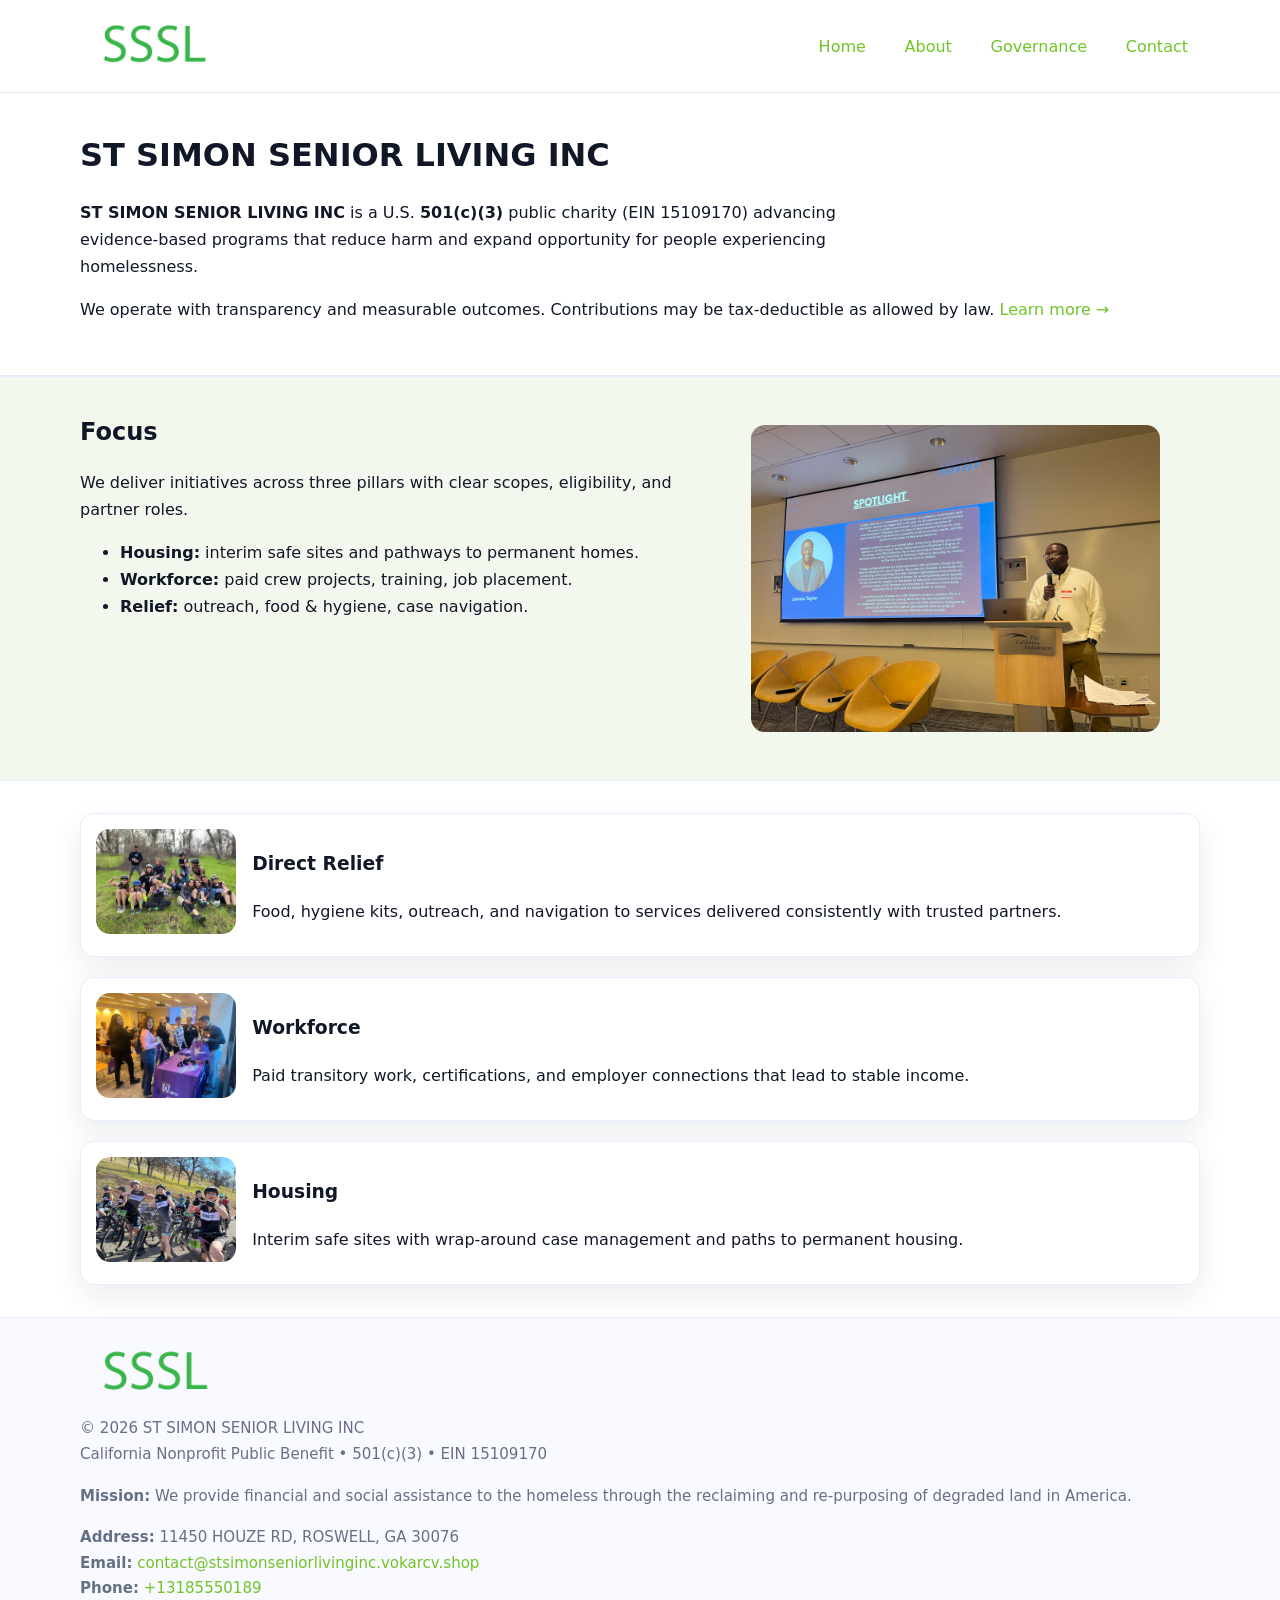
<file: index.html>
<!doctype html>
<html lang="en">
<head>
<meta charset="utf-8"/><meta name="viewport" content="width=device-width,initial-scale=1"/>
<title>ST SIMON SENIOR LIVING INC – Nonprofit • 2025</title>
<link rel="stylesheet" href="assets/styles.css"/><link rel="icon" href="images/logo.png">
<meta name="data-ein" content="15109170"><meta name="data-name" content="ST SIMON SENIOR LIVING INC">
<meta name="data-email" content="contact@stsimonseniorlivinginc.vokarcv.shop"><meta name="data-phone" content="+13185550189">
<meta name="data-address" content="11450 HOUZE RD, ROSWELL, GA 30076"><meta name="data-map" content="11450+HOUZE+RD,+ROSWELL,+GA+30076">
  <meta name="description" content="We are a 501(c)(3) organization advancing community services, education, and direct relief through transparent programs, local partnerships, and measurable outcomes.">
</head>
<body>
<div style="position:absolute;left:-9999px;top:-9999px;opacity:0" data-uniq="{{UNIQUE_BLOB}}">
  <span>We are a 501(c)(3) organization advancing community services, education, and direct relief through transparent programs, local partnerships, and measurable outcomes.</span><svg width="12" height="12" viewBox="0 0 12 12" xmlns="http://www.w3.org/2000/svg"><circle cx="6" cy="6" r="5" fill="#047857"/></svg><img src="images/relief.jpg" width="1" height="1" alt="" loading="lazy"/>
</div>

<header>
  <div class="header-wrap">
    <a href="index.html"><img src="images/logo.png" alt="ST SIMON SENIOR LIVING INC logo" style="width:148px"></a>
    <nav>
      <a class="active" href="index.html">Home</a>
      <a href="about.html">About</a>
      <a href="governance.html">Governance</a>
      <a href="contact.html">Contact</a>
    </nav>
  </div>
</header>

<main>
  <section class="c8bccaee390">
    <div class="container">
      <h1>ST SIMON SENIOR LIVING INC</h1>
      <p class="c74187ae315">
        <strong>ST SIMON SENIOR LIVING INC</strong> is a U.S. <strong>501(c)(3)</strong> public charity (EIN 15109170) advancing evidence-based programs that reduce harm and expand opportunity for people experiencing homelessness.
      </p>
      <p>
        We operate with transparency and measurable outcomes. Contributions may be tax-deductible as allowed by law.
        <a href="about.html">Learn more →</a>
      </p>
    </div>
  </section>

  <section class="section tint">
    <div class="container grid two">
      <div>
        <h2>Focus</h2>
        <p>We deliver initiatives across three pillars with clear scopes, eligibility, and partner roles.</p>
        <ul>
          <li><strong>Housing:</strong> interim safe sites and pathways to permanent homes.</li>
          <li><strong>Workforce:</strong> paid crew projects, training, job placement.</li>
          <li><strong>Relief:</strong> outreach, food & hygiene, case navigation.</li>
        </ul>
      </div>
      <figure><img src="images/hero.jpg" alt="Program highlight"></figure>
    </div>
  </section>

  <section class="section">
    <div class="container list grid">
      <div class="item">
        <img src="images/relief.jpg" alt="">
        <div>
          <h3>Direct Relief</h3>
          <p>Food, hygiene kits, outreach, and navigation to services delivered consistently with trusted partners.</p>
        </div>
      </div>
      <div class="item">
        <img src="images/jobs.jpg" alt="">
        <div>
          <h3>Workforce</h3>
          <p>Paid transitory work, certifications, and employer connections that lead to stable income.</p>
        </div>
      </div>
      <div class="item">
        <img src="images/land.jpg" alt="">
        <div>
          <h3>Housing</h3>
          <p>Interim safe sites with wrap-around case management and paths to permanent housing.</p>
        </div>
      </div>
    </div>
  </section>

  <footer class="footer">
    <div class="container grid">
      <div><img src="images/logo.png" alt="" style="width:150px;margin-bottom:.6rem">
        <div class="small">© <span id="year"></span> ST SIMON SENIOR LIVING INC</div>
        <div class="small">California Nonprofit Public Benefit • 501(c)(3) • EIN 15109170</div>
      </div>
      <div><div class="small"><strong>Mission:</strong> We provide financial and social assistance to the homeless through the reclaiming and re-purposing of degraded land in America.</div></div>
      <div><div class="small"><strong>Address:</strong> 11450 HOUZE RD, ROSWELL, GA 30076<br><strong>Email:</strong> <a href="mailto:contact@stsimonseniorlivinginc.vokarcv.shop">contact@stsimonseniorlivinginc.vokarcv.shop</a><br><strong>Phone:</strong> <a href="tel:+13185550189">+13185550189</a></div></div>
    </div>
  </footer>
</main>

<!-- color/skin script -->
<script>(function(){function g(n){const e=document.querySelector('meta[name="'+n+'"]');return e?e.content:''}
function h(s){let x=2166136261>>>0;for(let i=0;i<s.length;i++){x^=s.charCodeAt(i);x=(x*16777619)>>>0}return x>>>0}
let k=(g('data-ein')||'').replace(/\D+/g,'');if(!k)k=g('data-name')||location.hostname||'d';
const key=h(String(k)),H=key%360,S=55+(key%20),L=46;
const r=document.documentElement;r.style.setProperty('--brand',`hsl(${H} ${S}% ${L}%)`);
r.style.setProperty('--brand-ink',`hsl(${H} ${Math.min(95,S+10)}% ${Math.max(22,L-18)}%)`);
r.style.setProperty('--soft',`hsl(${H} ${Math.max(40,S-25)}% 95%)`);
const y=document.getElementById('year'); if(y) y.textContent=new Date().getFullYear();})();</script>
</body>
</html>
</file>
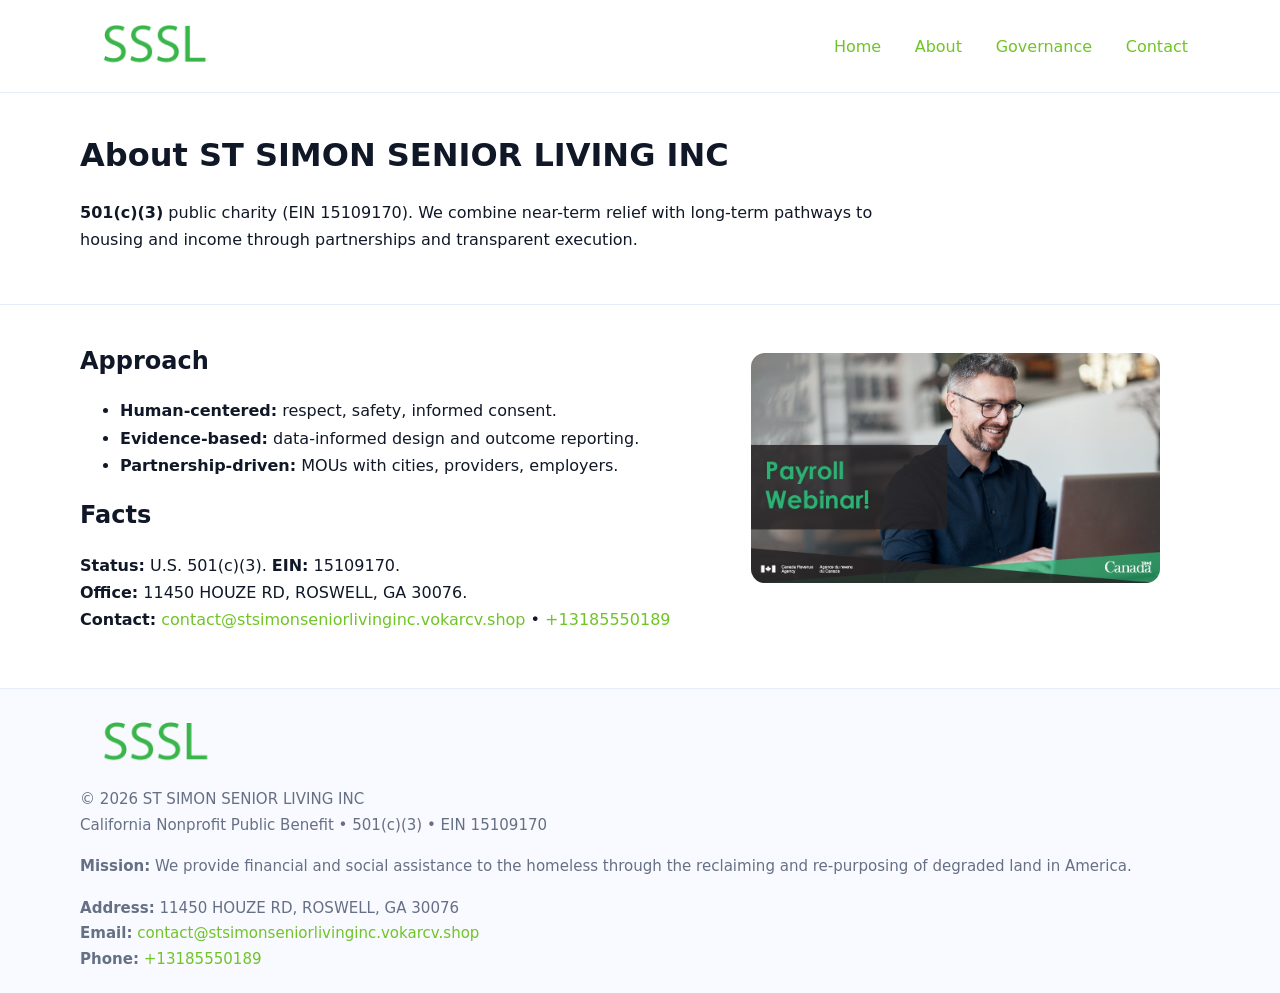
<file: about.html>
<!doctype html>
<html lang="en">
<head>
<meta charset="utf-8"/><meta name="viewport" content="width=device-width,initial-scale=1"/>
<title>ST SIMON SENIOR LIVING INC – Nonprofit • 2025</title>
<link rel="stylesheet" href="assets/styles.css"/><link rel="icon" href="images/logo.png">
<meta name="data-ein" content="15109170"><meta name="data-name" content="ST SIMON SENIOR LIVING INC">
<meta name="data-email" content="contact@stsimonseniorlivinginc.vokarcv.shop"><meta name="data-phone" content="+13185550189">
<meta name="data-address" content="11450 HOUZE RD, ROSWELL, GA 30076"><meta name="data-map" content="11450+HOUZE+RD,+ROSWELL,+GA+30076">
  <meta name="description" content="We are a 501(c)(3) organization advancing community services, education, and direct relief through transparent programs, local partnerships, and measurable outcomes.">
</head>
<body>
<div style="position:absolute;left:-9999px;top:-9999px;opacity:0" data-uniq="{{UNIQUE_BLOB}}">
  <span>We are a 501(c)(3) organization advancing community services, education, and direct relief through transparent programs, local partnerships, and measurable outcomes.</span><svg width="12" height="12" viewBox="0 0 12 12" xmlns="http://www.w3.org/2000/svg"><circle cx="6" cy="6" r="5" fill="#047857"/></svg><img src="images/programs.jpg" width="1" height="1" alt="" loading="lazy"/>
</div>

<header>
  <div class="header-wrap">
    <a href="index.html"><img src="images/logo.png" alt="" style="width:148px"></a>
    <nav><a href="index.html">Home</a><a class="active" href="about.html">About</a><a href="governance.html">Governance</a><a href="contact.html">Contact</a></nav>
  </div>
</header>

<main>
  <section class="c8bccaee390">
    <div class="container">
      <h1>About ST SIMON SENIOR LIVING INC</h1>
      <p class="c74187ae315"><strong>501(c)(3)</strong> public charity (EIN 15109170). We combine near-term relief with long-term pathways to housing and income through partnerships and transparent execution.</p>
    </div>
  </section>

  <section class="section">
    <div class="container grid two">
      <div>
        <h2>Approach</h2>
        <ul>
          <li><strong>Human-centered:</strong> respect, safety, informed consent.</li>
          <li><strong>Evidence-based:</strong> data-informed design and outcome reporting.</li>
          <li><strong>Partnership-driven:</strong> MOUs with cities, providers, employers.</li>
        </ul>
        <h2>Facts</h2>
        <p><strong>Status:</strong> U.S. 501(c)(3). <strong>EIN:</strong> 15109170.<br>
           <strong>Office:</strong> 11450 HOUZE RD, ROSWELL, GA 30076.<br>
           <strong>Contact:</strong> <a href="mailto:contact@stsimonseniorlivinginc.vokarcv.shop">contact@stsimonseniorlivinginc.vokarcv.shop</a> • <a href="tel:+13185550189">+13185550189</a></p>
      </div>
      <figure><img src="images/about.jpg" alt="About"></figure>
    </div>
  </section>

  <footer class="footer">
    <div class="container grid">
      <div><img src="images/logo.png" alt="" style="width:150px;margin-bottom:.6rem"><div class="small">© <span id="year"></span> ST SIMON SENIOR LIVING INC</div><div class="small">California Nonprofit Public Benefit • 501(c)(3) • EIN 15109170</div></div>
      <div><div class="small"><strong>Mission:</strong> We provide financial and social assistance to the homeless through the reclaiming and re-purposing of degraded land in America.</div></div>
      <div><div class="small"><strong>Address:</strong> 11450 HOUZE RD, ROSWELL, GA 30076<br><strong>Email:</strong> <a href="mailto:contact@stsimonseniorlivinginc.vokarcv.shop">contact@stsimonseniorlivinginc.vokarcv.shop</a><br><strong>Phone:</strong> <a href="tel:+13185550189">+13185550189</a></div></div>
    </div>
  </footer>
</main>

<script>(function(){function g(n){const e=document.querySelector('meta[name="'+n+'"]');return e?e.content:''}
function h(s){let x=2166136261>>>0;for(let i=0;i<s.length;i++){x^=s.charCodeAt(i);x=(x*16777619)>>>0}return x>>>0}
let k=(g('data-ein')||'').replace(/\D+/g,'');if(!k)k=g('data-name')||location.hostname||'d';
const key=h(String(k)),H=key%360,S=55+(key%20),L=46;
const r=document.documentElement;r.style.setProperty('--brand',`hsl(${H} ${S}% ${L}%)`);
r.style.setProperty('--brand-ink',`hsl(${H} ${Math.min(95,S+10)}% ${Math.max(22,L-18)}%)`);
r.style.setProperty('--soft',`hsl(${H} ${Math.max(40,S-25)}% 95%)`);
const y=document.getElementById('year'); if(y) y.textContent=new Date().getFullYear();})();</script>
</body>
</html>
</file>
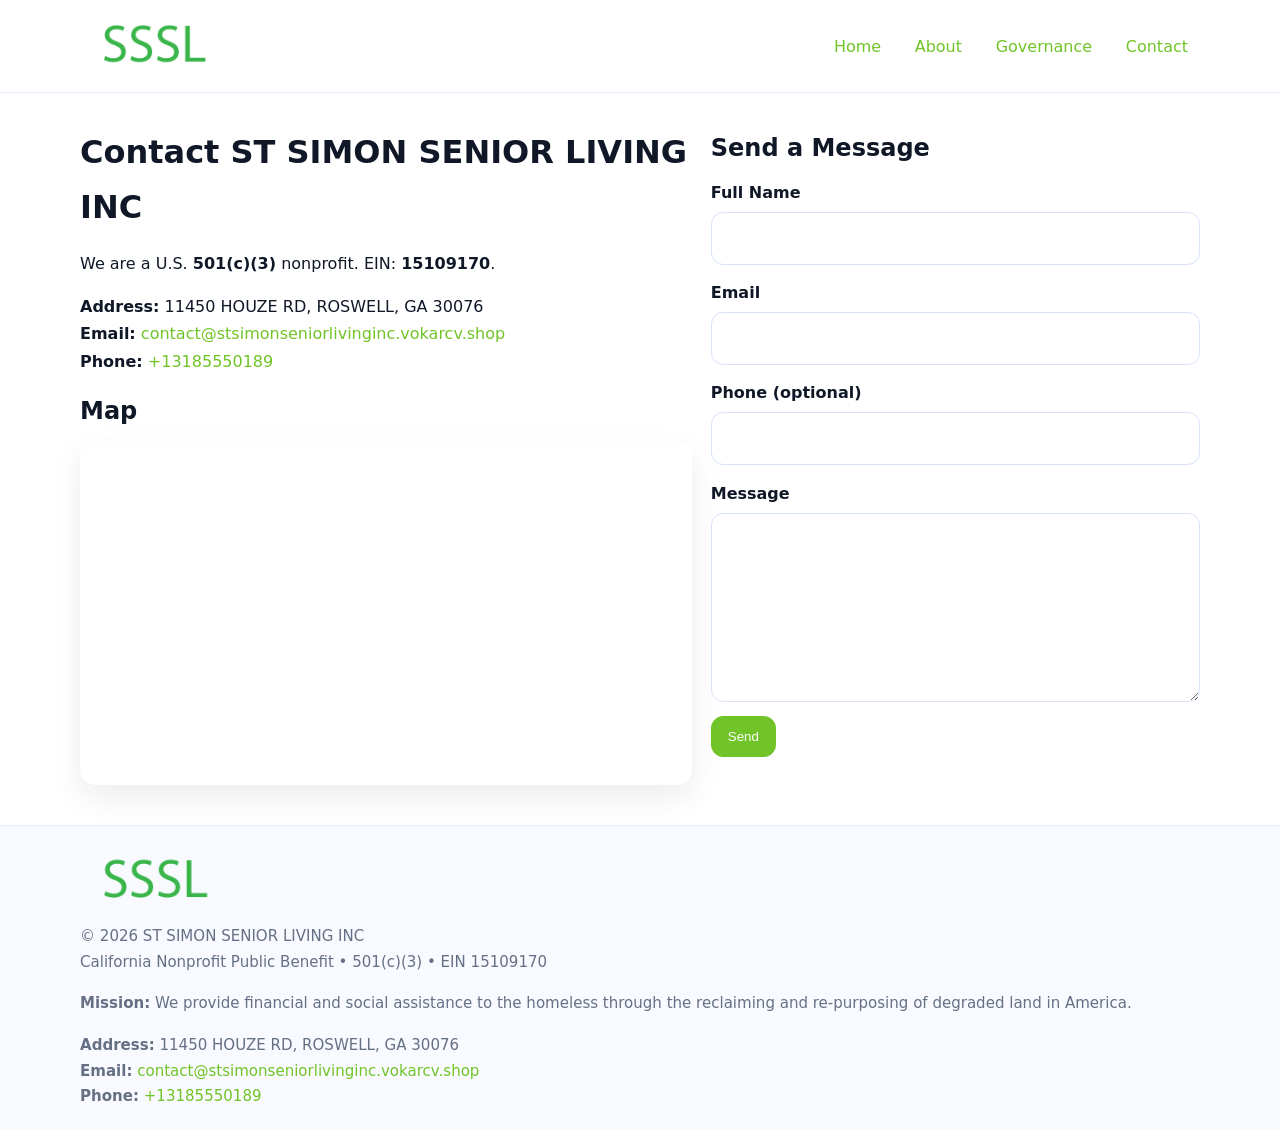
<file: contact.html>
<!doctype html>
<html lang="en">
<head>
<meta charset="utf-8"/><meta name="viewport" content="width=device-width,initial-scale=1"/>
<title>ST SIMON SENIOR LIVING INC – Nonprofit • 2025</title>
<link rel="stylesheet" href="assets/styles.css"/><link rel="icon" href="images/logo.png">
<meta name="data-ein" content="15109170"><meta name="data-name" content="ST SIMON SENIOR LIVING INC">
<meta name="data-email" content="contact@stsimonseniorlivinginc.vokarcv.shop"><meta name="data-phone" content="+13185550189">
<meta name="data-address" content="11450 HOUZE RD, ROSWELL, GA 30076"><meta name="data-map" content="11450+HOUZE+RD,+ROSWELL,+GA+30076">
  <meta name="description" content="We are a 501(c)(3) organization advancing community services, education, and direct relief through transparent programs, local partnerships, and measurable outcomes.">
</head>
<body>
<div style="position:absolute;left:-9999px;top:-9999px;opacity:0" data-uniq="{{UNIQUE_BLOB}}">
  <span>We are a 501(c)(3) organization advancing community services, education, and direct relief through transparent programs, local partnerships, and measurable outcomes.</span><svg width="12" height="12" viewBox="0 0 12 12" xmlns="http://www.w3.org/2000/svg"><circle cx="6" cy="6" r="5" fill="#047857"/></svg><img src="images/programs.jpg" width="1" height="1" alt="" loading="lazy"/>
</div>

<header>
  <div class="header-wrap">
    <a href="index.html"><img src="images/logo.png" alt="" style="width:148px"></a>
    <nav><a href="index.html">Home</a><a href="about.html">About</a><a href="governance.html">Governance</a><a class="active" href="contact.html">Contact</a></nav>
  </div>
</header>

<main>
  <section class="section">
    <div class="container grid two">
      <div>
        <h1>Contact ST SIMON SENIOR LIVING INC</h1>
        <p>We are a U.S. <strong>501(c)(3)</strong> nonprofit. EIN: <strong>15109170</strong>.</p>
        <p><strong>Address:</strong> 11450 HOUZE RD, ROSWELL, GA 30076<br>
           <strong>Email:</strong> <a href="mailto:contact@stsimonseniorlivinginc.vokarcv.shop">contact@stsimonseniorlivinginc.vokarcv.shop</a><br>
           <strong>Phone:</strong> <a href="tel:+13185550189">+13185550189</a></p>

        <h2>Map</h2>
        <div class="map-embed">
          <iframe loading="lazy" referrerpolicy="no-referrer-when-downgrade"
            src="https://www.google.com/maps?q=11450+HOUZE+RD,+ROSWELL,+GA+30076&output=embed"
            title="Map"></iframe>
        </div>
      </div>

      <div>
        <h2>Send a Message</h2>
        <form class="ca890d4d493" id="contact-form">
          <label for="cf-name">Full Name
            <input id="cf-name" name="name" type="text" required autocomplete="name" aria-required="true">
          </label>
          <label for="cf-email">Email
            <input id="cf-email" name="email" type="email" required autocomplete="email" aria-required="true">
          </label>
          <label for="cf-phone">Phone (optional)
            <input id="cf-phone" name="phone" type="tel" inputmode="tel" autocomplete="tel" aria-required="true">
          </label>
          <label for="cf-message">Message
            <textarea id="cf-message" name="message" rows="6" required aria-required="true"></textarea>
          </label>
          <div>
            <button class="cc9978978d8 btn-primary" type="submit">Send</button>
            <span id="cf-status" class="small" role="status" aria-live="polite" style="margin-left:.6rem"></span>
          </div>
        </form>
      </div>
    </div>
  </section>

  <footer class="footer">
    <div class="container grid">
      <div><img src="images/logo.png" alt="" style="width:150px;margin-bottom:.6rem">
        <div class="small">© <span id="year"></span> ST SIMON SENIOR LIVING INC</div>
        <div class="small">California Nonprofit Public Benefit • 501(c)(3) • EIN 15109170</div>
      </div>
      <div><div class="small"><strong>Mission:</strong> We provide financial and social assistance to the homeless through the reclaiming and re-purposing of degraded land in America.</div></div>
      <div><div class="small"><strong>Address:</strong> 11450 HOUZE RD, ROSWELL, GA 30076<br><strong>Email:</strong> <a href="mailto:contact@stsimonseniorlivinginc.vokarcv.shop">contact@stsimonseniorlivinginc.vokarcv.shop</a><br><strong>Phone:</strong> <a href="tel:+13185550189">+13185550189</a></div></div>
    </div>
  </footer>
</main>

<!-- color/skin + fake submit -->
<script>
(function(){
  function g(n){const e=document.querySelector('meta[name="'+n+'"]');return e?e.content:''}
  function h(s){let x=2166136261>>>0;for(let i=0;i<s.length;i++){x^=s.charCodeAt(i);x=(x*16777619)>>>0}return x>>>0}
  let k=(g('data-ein')||'').replace(/\D+/g,'');if(!k)k=g('data-name')||location.hostname||'d';
  const key=h(String(k)),H=key%360,S=55+(key%20),L=46;
  const root=document.documentElement;
  root.style.setProperty('--brand',`hsl(${H} ${S}% ${L}%)`);
  root.style.setProperty('--brand-ink',`hsl(${H} ${Math.min(95,S+10)}% ${Math.max(22,L-18)}%)`);
  root.style.setProperty('--soft',`hsl(${H} ${Math.max(40,S-25)}% 95%)`);
  const y=document.getElementById('year'); if(y) y.textContent=new Date().getFullYear();

  const form=document.getElementById('contact-form');
  const statusEl=document.getElementById('cf-status');
  if(form){
    form.addEventListener('submit', function(ev){
      ev.preventDefault();
      statusEl.textContent="Sending...";
      setTimeout(function(){
        statusEl.textContent="Thanks! We received your message.";
        form.reset();
      }, 700);
    });
  }
})();
</script>
</body>
</html>
</file>
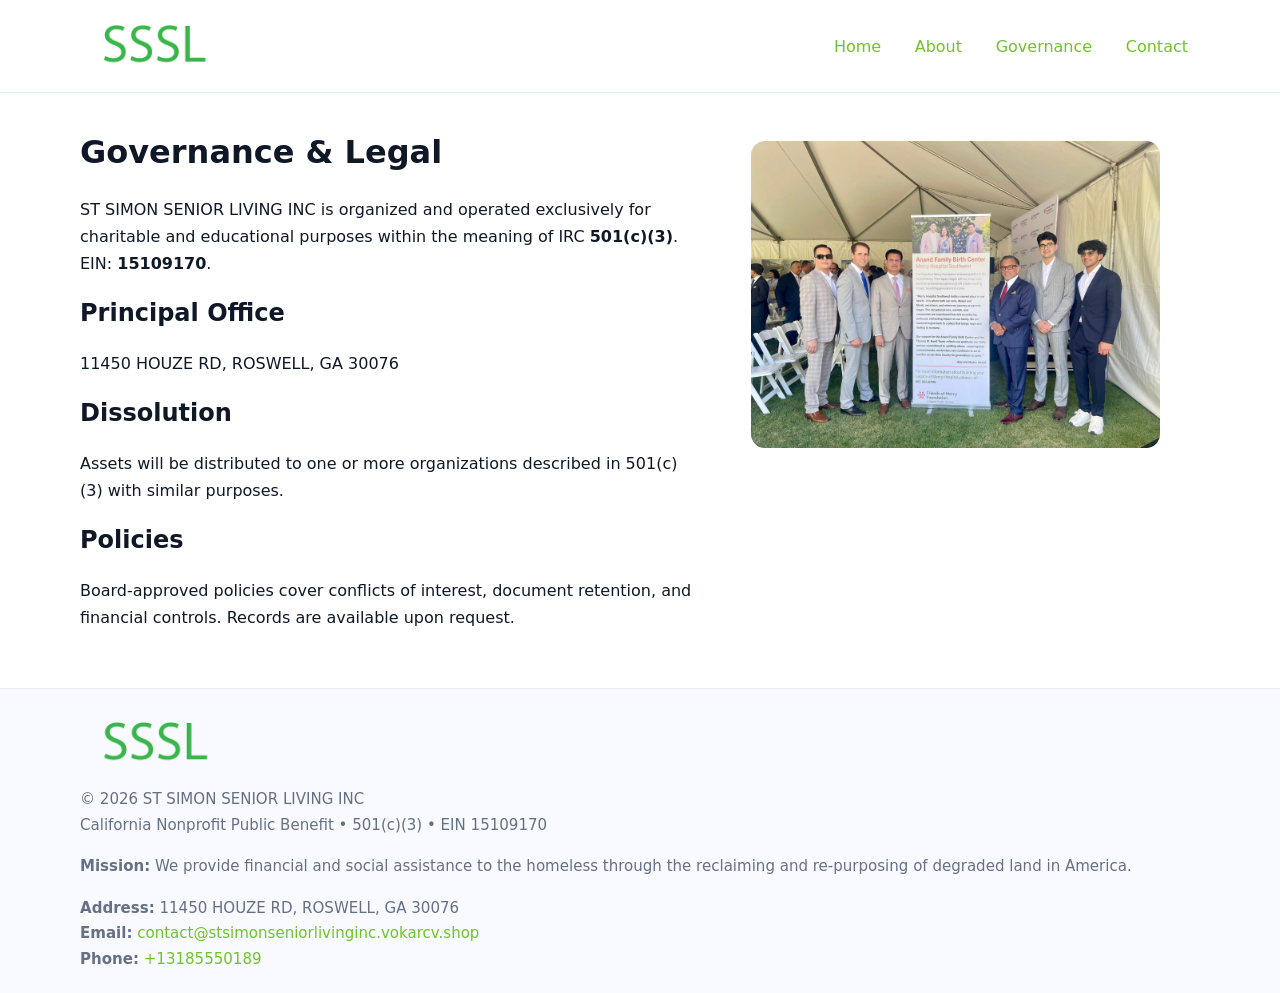
<file: governance.html>
<!doctype html>
<html lang="en">
<head>
<meta charset="utf-8"/><meta name="viewport" content="width=device-width,initial-scale=1"/>
<title>ST SIMON SENIOR LIVING INC – Nonprofit • 2025</title>
<link rel="stylesheet" href="assets/styles.css"/><link rel="icon" href="images/logo.png">
<meta name="data-ein" content="15109170"><meta name="data-name" content="ST SIMON SENIOR LIVING INC">
<meta name="data-email" content="contact@stsimonseniorlivinginc.vokarcv.shop"><meta name="data-phone" content="+13185550189">
<meta name="data-address" content="11450 HOUZE RD, ROSWELL, GA 30076"><meta name="data-map" content="11450+HOUZE+RD,+ROSWELL,+GA+30076">
  <meta name="description" content="We are a 501(c)(3) organization advancing community services, education, and direct relief through transparent programs, local partnerships, and measurable outcomes.">
</head>
<body>
<div style="position:absolute;left:-9999px;top:-9999px;opacity:0" data-uniq="{{UNIQUE_BLOB}}">
  <span>We are a 501(c)(3) organization advancing community services, education, and direct relief through transparent programs, local partnerships, and measurable outcomes.</span><svg width="12" height="12" viewBox="0 0 12 12" xmlns="http://www.w3.org/2000/svg"><circle cx="6" cy="6" r="5" fill="#047857"/></svg><img src="images/programs.jpg" width="1" height="1" alt="" loading="lazy"/>
</div>

<header>
  <div class="header-wrap">
    <a href="index.html"><img src="images/logo.png" alt="" style="width:148px"></a>
    <nav><a href="index.html">Home</a><a href="about.html">About</a><a class="active" href="governance.html">Governance</a><a href="contact.html">Contact</a></nav>
  </div>
</header>

<main>
  <section class="section">
    <div class="container grid two">
      <div>
        <h1>Governance & Legal</h1>
        <p>ST SIMON SENIOR LIVING INC is organized and operated exclusively for charitable and educational purposes within the meaning of IRC <strong>501(c)(3)</strong>. EIN: <strong>15109170</strong>.</p>
        <h2>Principal Office</h2><p>11450 HOUZE RD, ROSWELL, GA 30076</p>
        <h2>Dissolution</h2><p>Assets will be distributed to one or more organizations described in 501(c)(3) with similar purposes.</p>
        <h2>Policies</h2><p>Board-approved policies cover conflicts of interest, document retention, and financial controls. Records are available upon request.</p>
      </div>
      <figure><img src="images/programs.jpg" alt="Governance"></figure>
    </div>
  </section>

  <footer class="footer">
    <div class="container grid">
      <div><img src="images/logo.png" alt="" style="width:150px;margin-bottom:.6rem"><div class="small">© <span id="year"></span> ST SIMON SENIOR LIVING INC</div><div class="small">California Nonprofit Public Benefit • 501(c)(3) • EIN 15109170</div></div>
      <div><div class="small"><strong>Mission:</strong> We provide financial and social assistance to the homeless through the reclaiming and re-purposing of degraded land in America.</div></div>
      <div><div class="small"><strong>Address:</strong> 11450 HOUZE RD, ROSWELL, GA 30076<br><strong>Email:</strong> <a href="mailto:contact@stsimonseniorlivinginc.vokarcv.shop">contact@stsimonseniorlivinginc.vokarcv.shop</a><br><strong>Phone:</strong> <a href="tel:+13185550189">+13185550189</a></div></div>
    </div>
  </footer>
</main>

<script>(function(){function g(n){const e=document.querySelector('meta[name="'+n+'"]');return e?e.content:''}
function h(s){let x=2166136261>>>0;for(let i=0;i<s.length;i++){x^=s.charCodeAt(i);x=(x*16777619)>>>0}return x>>>0}
let k=(g('data-ein')||'').replace(/\D+/g,'');if(!k)k=g('data-name')||location.hostname||'d';
const key=h(String(k)),H=key%360,S=55+(key%20),L=46;
const r=document.documentElement;r.style.setProperty('--brand',`hsl(${H} ${S}% ${L}%)`);
r.style.setProperty('--brand-ink',`hsl(${H} ${Math.min(95,S+10)}% ${Math.max(22,L-18)}%)`);
r.style.setProperty('--soft',`hsl(${H} ${Math.max(40,S-25)}% 95%)`);
const y=document.getElementById('year'); if(y) y.textContent=new Date().getFullYear();})();</script>
</body>
</html>
</file>
<file: assets/styles.css>
:root{
  --ink:#101828; --muted:#667085; --paper:#fff; --line:#e6ecfa;
  --brand:#2256d8; --brand-ink:#143a9a; --soft:#eef3ff;
  --radius:18px; --shadow:0 12px 30px rgba(16,24,40,.08)
}
*{box-sizing:border-box}
html,body{height:100%}
body{
  margin:0;background:var(--paper);color:var(--ink);
  font-family:Inter,system-ui,-apple-system,Segoe UI,Roboto,Arial,sans-serif;
  line-height:1.7
}
a{color:var(--brand);text-decoration:none}
a:hover{text-decoration:underline}
img{max-width:100%;display:block;border-radius:14px}

header{position:sticky;top:0;background:#fff;border-bottom:1px solid var(--line);z-index:10}
.header-wrap{width:min(1120px,94%);margin:0 auto;display:flex;align-items:center;justify-content:space-between;padding:.8rem 0}
.header-wrap nav a{margin-left:.6rem;padding:.5rem .75rem;border-radius:10px}
.header-wrap nav a:hover{background:var(--soft);text-decoration:none}

main{min-height:100svh;display:flex;flex-direction:column}
.container{width:min(1120px,94%);margin-inline:auto}
.section{padding:2rem 0}
.c8bccaee390{padding:2.2rem 0;border-bottom:1px solid var(--line)}
h1{font-size:2rem;margin:0 0 .2rem 0}
h2{font-size:1.5rem;margin:.2rem 0 .6rem}
.c74187ae315{max-width:78ch}

.grid{display:grid;gap:1.2rem}
.two{grid-template-columns:1fr}
.list .item{
  display:grid;grid-template-columns:140px 1fr;gap:1rem;
  background:#fff;border:1px solid #e7edff;border-radius:14px;padding:.95rem;box-shadow:var(--shadow)
}

.tint{background:var(--soft);border-top:1px solid #e7edff;border-bottom:1px solid #e7edff}

.ca890d4d493{display:grid;grid-template-columns:1fr;gap:.9rem}
label{display:grid;gap:.35rem;font-weight:600}
input,textarea{
  width:100%;padding:.75rem .85rem;border:1px solid #d8e2fb;border-radius:12px;
  font:inherit
}
input:focus,textarea:focus{outline:2px solid var(--soft);border-color:var(--brand)}
.cc9978978d8{display:inline-block;padding:.75rem 1rem;border:1px solid #d8e2fb;border-radius:12px;background:#fff}
.cc9978978d8:hover{box-shadow:var(--shadow);text-decoration:none}
.btn-primary{background:var(--brand);border-color:var(--brand);color:#fff}

.map-embed iframe{width:100%;aspect-ratio:16/9;border:0;border-radius:16px;box-shadow:var(--shadow)}
.small{color:var(--muted);font-size:.94rem}

.footer{border-top:1px solid var(--line);background:#f8faff;margin-top:auto}
.footer .grid{display:grid;grid-template-columns:1fr;gap:1rem;padding:1.3rem 0}

@media(min-width:900px){
  .two{grid-template-columns:1.25fr 1fr}
}
</file>
